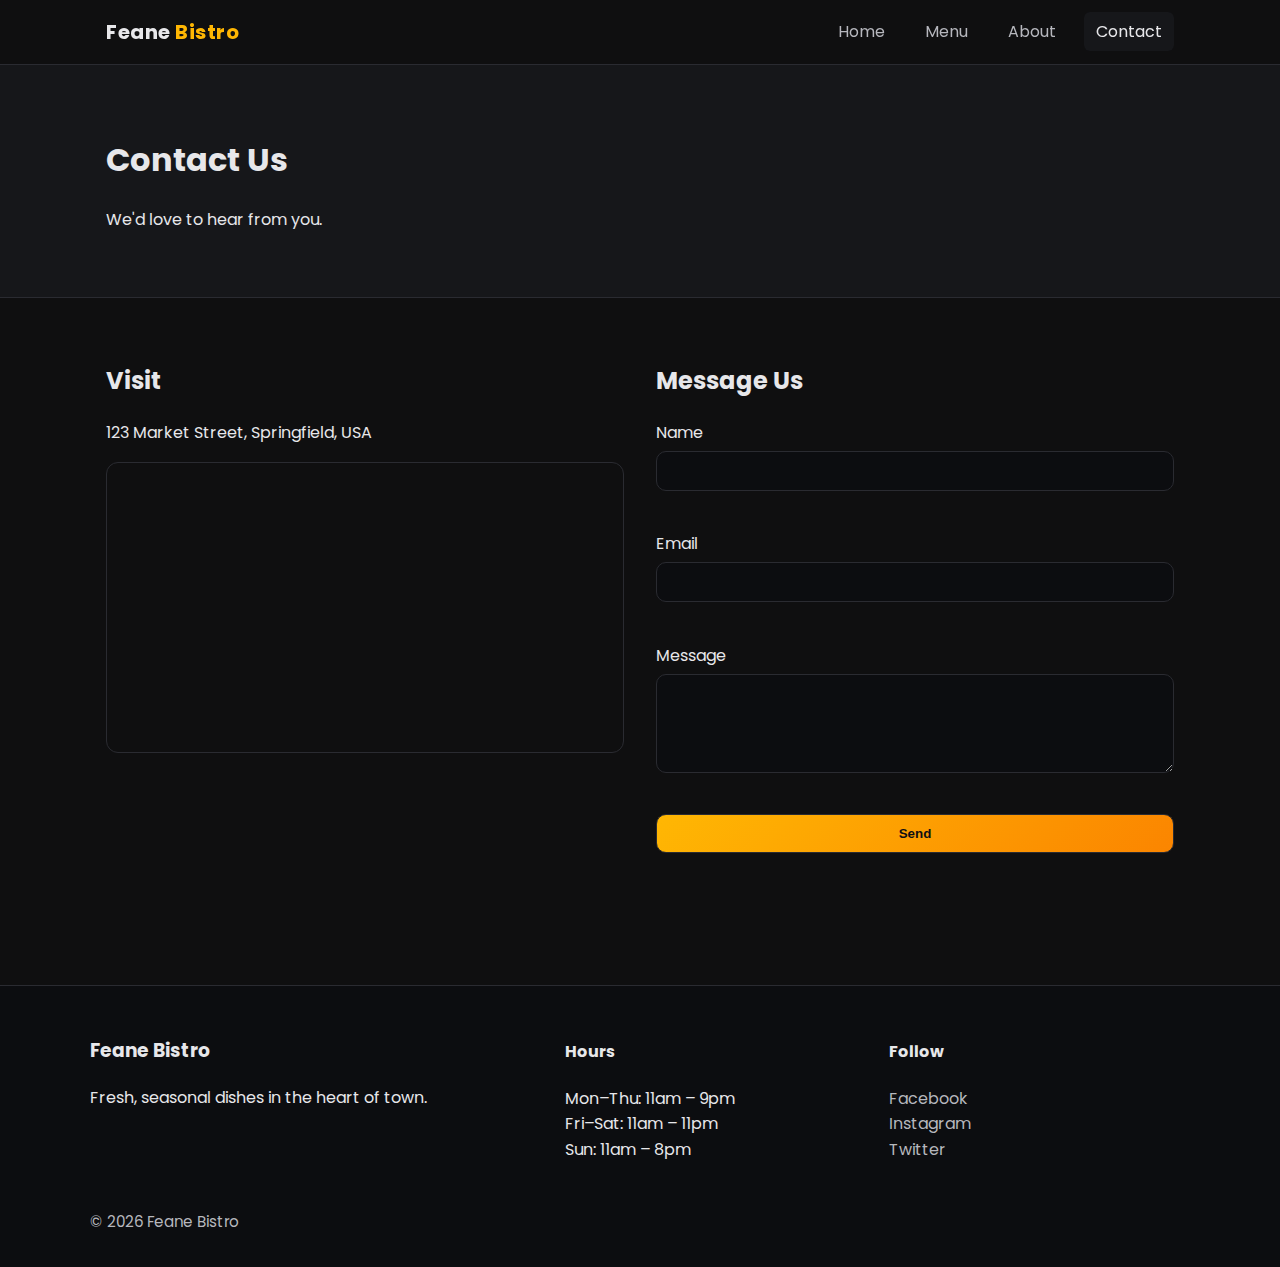
<file: contact.html>
<!DOCTYPE html>
<html lang="en">
  <head>
    <meta charset="UTF-8" />
    <meta name="viewport" content="width=device-width, initial-scale=1.0" />
    <title>Feane Bistro | Contact</title>
    <link rel="preconnect" href="https://fonts.googleapis.com" />
    <link rel="preconnect" href="https://fonts.gstatic.com" crossorigin />
    <link href="https://fonts.googleapis.com/css2?family=Poppins:wght@300;400;600;700&display=swap" rel="stylesheet" />
    <link rel="stylesheet" href="assets/css/styles.css" />
  </head>
  <body>
    <header class="site-header">
      <div class="container header-inner">
        <a class="logo" href="index.html">Feane<span> Bistro</span></a>
        <nav class="nav" id="site-nav" aria-label="Primary">
          <ul>
            <li><a href="index.html">Home</a></li>
            <li><a href="menu.html">Menu</a></li>
            <li><a href="about.html">About</a></li>
            <li><a class="active" href="contact.html">Contact</a></li>
          </ul>
        </nav>
        <button class="hamburger" id="hamburger" aria-controls="site-nav" aria-expanded="false" aria-label="Open Menu">
          <span></span><span></span><span></span>
        </button>
      </div>
    </header>

    <main>
      <section class="page-hero small">
        <div class="container">
          <h1>Contact Us</h1>
          <p>We'd love to hear from you.</p>
        </div>
      </section>

      <section class="section" aria-labelledby="visit-heading">
        <div class="container contact-grid">
          <div>
            <h2 id="visit-heading">Visit</h2>
            <p>123 Market Street, Springfield, USA</p>
            <div class="map-wrapper">
              <iframe
                title="Google Map to Feane Bistro"
                src="https://www.google.com/maps?q=New%20York&output=embed"
                loading="lazy"
                referrerpolicy="no-referrer-when-downgrade"
                allowfullscreen
              ></iframe>
            </div>
          </div>
          <div>
            <h2>Message Us</h2>
            <form class="contact-form" id="contact-form" novalidate>
              <div class="form-field">
                <label for="name">Name</label>
                <input id="name" name="name" type="text" required />
                <span class="error" data-for="name"></span>
              </div>
              <div class="form-field">
                <label for="email">Email</label>
                <input id="email" name="email" type="email" required />
                <span class="error" data-for="email"></span>
              </div>
              <div class="form-field">
                <label for="message">Message</label>
                <textarea id="message" name="message" rows="5" required></textarea>
                <span class="error" data-for="message"></span>
              </div>
              <button type="submit" class="btn btn-primary">Send</button>
              <p class="form-success" id="form-success" role="status" aria-live="polite"></p>
            </form>
          </div>
        </div>
      </section>
    </main>

    <footer class="site-footer">
      <div class="container footer-grid">
        <div>
          <h3>Feane Bistro</h3>
          <p>Fresh, seasonal dishes in the heart of town.</p>
        </div>
        <div>
          <h4>Hours</h4>
          <ul class="hours">
            <li>Mon–Thu: 11am – 9pm</li>
            <li>Fri–Sat: 11am – 11pm</li>
            <li>Sun: 11am – 8pm</li>
          </ul>
        </div>
        <div>
          <h4>Follow</h4>
          <ul class="social">
            <li><a href="#" aria-label="Facebook">Facebook</a></li>
            <li><a href="#" aria-label="Instagram">Instagram</a></li>
            <li><a href="#" aria-label="Twitter">Twitter</a></li>
          </ul>
        </div>
      </div>
      <div class="container copyright">© <span id="year"></span> Feane Bistro</div>
    </footer>

    <script src="assets/js/main.js"></script>
  </body>
  </html>
</file>
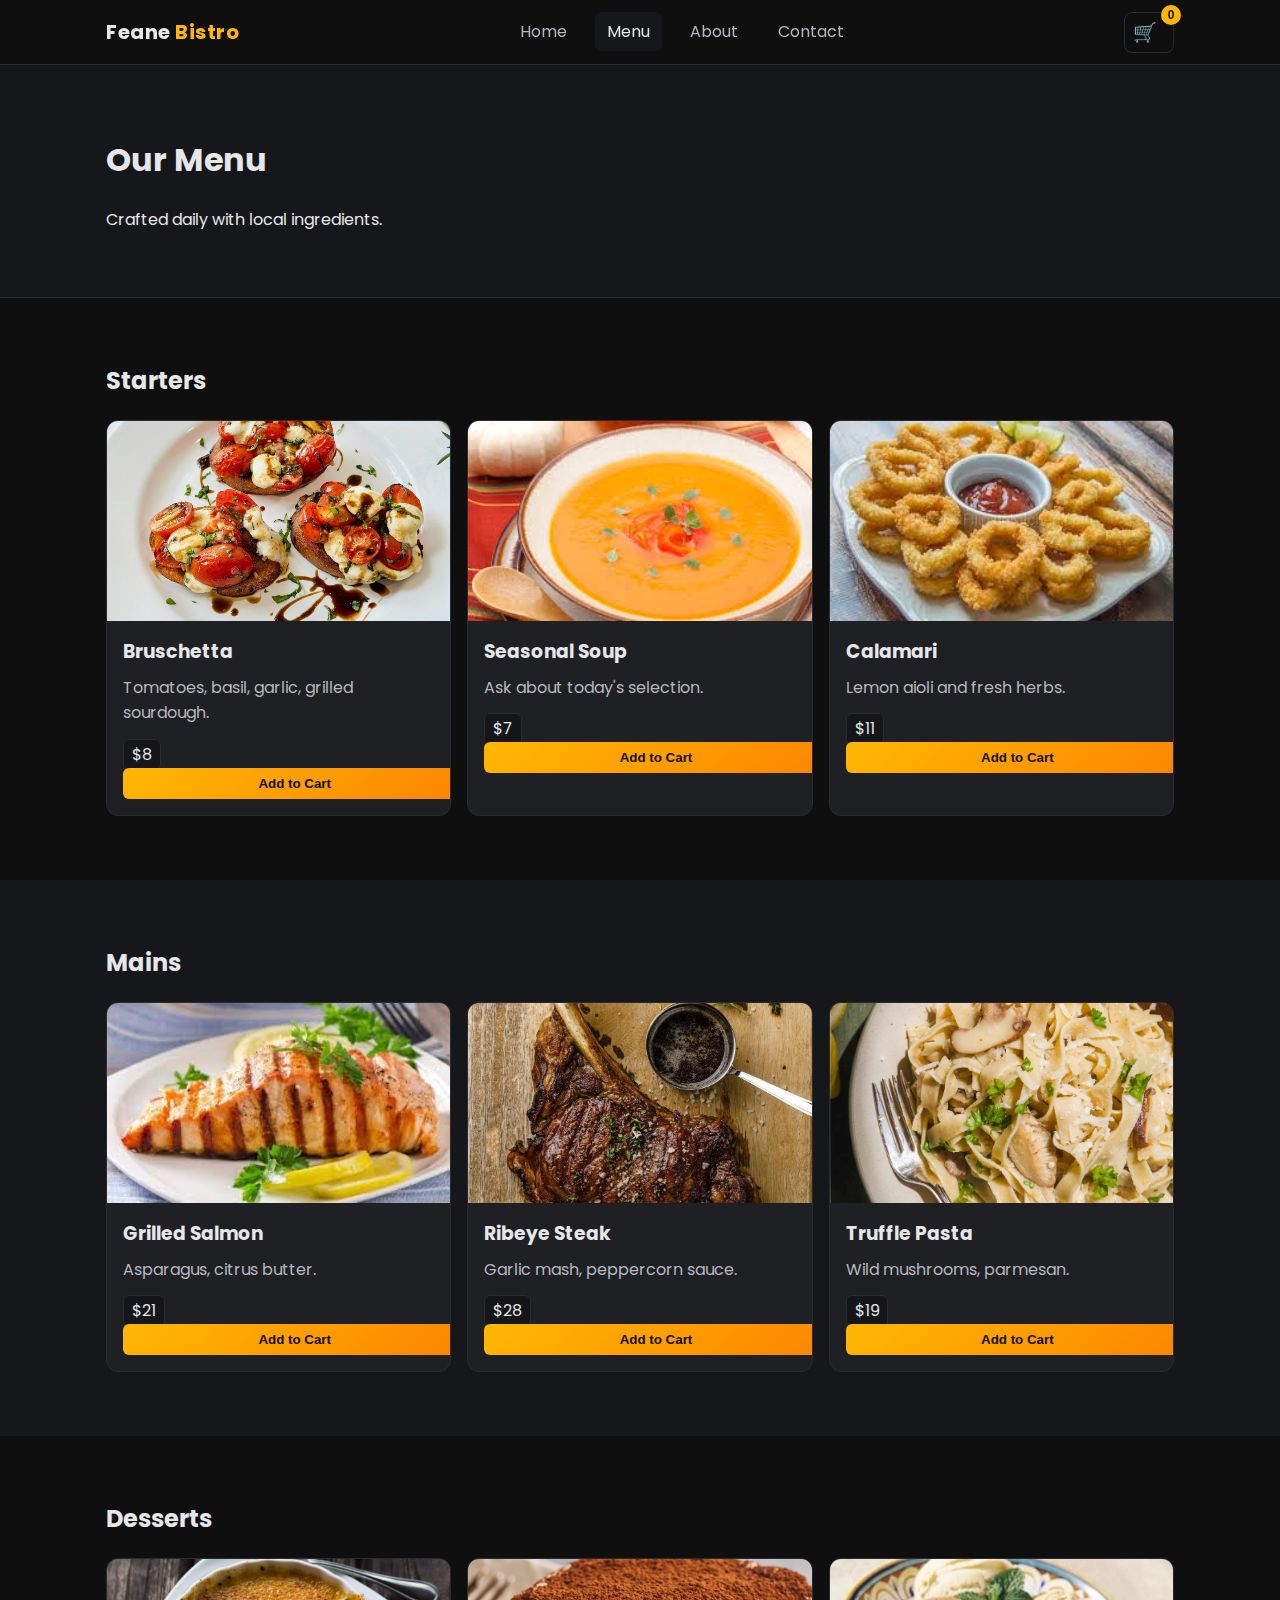
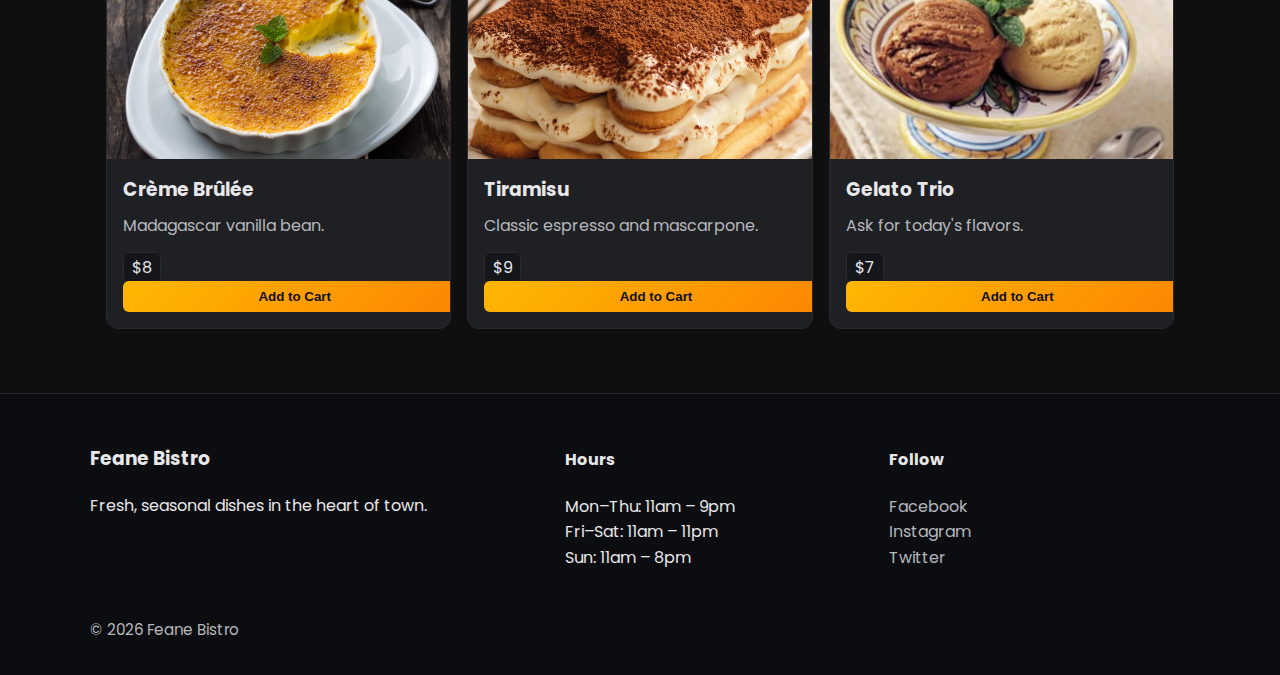
<file: menu.html>
<!DOCTYPE html>
<html lang="en">
  <head>
    <meta charset="UTF-8" />
    <meta name="viewport" content="width=device-width, initial-scale=1.0" />
    <title>Feane Bistro | Menu</title>
    <link rel="preconnect" href="https://fonts.googleapis.com" />
    <link rel="preconnect" href="https://fonts.gstatic.com" crossorigin />
    <link href="https://fonts.googleapis.com/css2?family=Poppins:wght@300;400;600;700&display=swap" rel="stylesheet" />
    <link rel="stylesheet" href="assets/css/styles.css" />
  </head>
  <body>
    <header class="site-header">
      <div class="container header-inner">
        <a class="logo" href="index.html">Feane<span> Bistro</span></a>
        <nav class="nav" id="site-nav" aria-label="Primary">
          <ul>
            <li><a href="index.html">Home</a></li>
            <li><a class="active" href="menu.html">Menu</a></li>
            <li><a href="about.html">About</a></li>
            <li><a href="contact.html">Contact</a></li>
          </ul>
        </nav>
        <button class="cart-toggle" id="cart-toggle" aria-label="Open Shopping Cart">
          <span class="cart-icon">🛒</span>
          <span class="cart-count" id="cart-count">0</span>
        </button>
        <button class="hamburger" id="hamburger" aria-controls="site-nav" aria-expanded="false" aria-label="Open Menu">
          <span></span><span></span><span></span>
        </button>
      </div>
    </header>

    <main>
      <section class="page-hero small">
        <div class="container">
          <h1>Our Menu</h1>
          <p>Crafted daily with local ingredients.</p>
        </div>
      </section>

      <section class="section" aria-labelledby="starters-heading">
        <div class="container">
          <h2 id="starters-heading">Starters</h2>
          <div class="menu-grid">
            <article class="menu-card">
              <img src="assets/images/Bruschetta.png" alt="Bruschetta with tomatoes and basil" />
              <h3>Bruschetta</h3>
              <p>Tomatoes, basil, garlic, grilled sourdough.</p>
              <span class="price">$8</span>
              <button class="add-to-cart-btn" data-name="Bruschetta" data-price="8" data-description="Tomatoes, basil, garlic, grilled sourdough.">Add to Cart</button>
            </article>
            <article class="menu-card">
              <img src="assets/images/Seasonal Soup.png" alt="Seasonal soup bowl" />
              <h3>Seasonal Soup</h3>
              <p>Ask about today's selection.</p>
              <span class="price">$7</span>
              <button class="add-to-cart-btn" data-name="Seasonal Soup" data-price="7" data-description="Ask about today's selection.">Add to Cart</button>
            </article>
            <article class="menu-card">
              <img src="assets/images/Calamari.png" alt="Calamari with lemon aioli" />
              <h3>Calamari</h3>
              <p>Lemon aioli and fresh herbs.</p>
              <span class="price">$11</span>
              <button class="add-to-cart-btn" data-name="Calamari" data-price="11" data-description="Lemon aioli and fresh herbs.">Add to Cart</button>
            </article>
          </div>
        </div>
      </section>

      <section class="section alt" aria-labelledby="mains-heading">
        <div class="container">
          <h2 id="mains-heading">Mains</h2>
          <div class="menu-grid">
            <article class="menu-card">
              <img src="assets/images/Grilled Salmon.png" alt="Grilled salmon with asparagus" />
              <h3>Grilled Salmon</h3>
              <p>Asparagus, citrus butter.</p>
              <span class="price">$21</span>
              <button class="add-to-cart-btn" data-name="Grilled Salmon" data-price="21" data-description="Asparagus, citrus butter.">Add to Cart</button>
            </article>
            <article class="menu-card">
              <img src="assets/images/Ribeye Steak.png" alt="Ribeye steak with garlic mash" />
              <h3>Ribeye Steak</h3>
              <p>Garlic mash, peppercorn sauce.</p>
              <span class="price">$28</span>
              <button class="add-to-cart-btn" data-name="Ribeye Steak" data-price="28" data-description="Garlic mash, peppercorn sauce.">Add to Cart</button>
            </article>
            <article class="menu-card">
              <img src="assets/images/Truffle Pasta.png" alt="Truffle pasta with wild mushrooms" />
              <h3>Truffle Pasta</h3>
              <p>Wild mushrooms, parmesan.</p>
              <span class="price">$19</span>
              <button class="add-to-cart-btn" data-name="Truffle Pasta" data-price="19" data-description="Wild mushrooms, parmesan.">Add to Cart</button>
            </article>
          </div>
        </div>
      </section>

      <section class="section" aria-labelledby="desserts-heading">
        <div class="container">
          <h2 id="desserts-heading">Desserts</h2>
          <div class="menu-grid">
            <article class="menu-card">
              <img src="assets/images/Crème Brûlée.png" alt="Crème brûlée dessert" />
              <h3>Crème Brûlée</h3>
              <p>Madagascar vanilla bean.</p>
              <span class="price">$8</span>
              <button class="add-to-cart-btn" data-name="Crème Brûlée" data-price="8" data-description="Madagascar vanilla bean.">Add to Cart</button>
            </article>
            <article class="menu-card">
              <img src="assets/images/Tiramisu.png" alt="Tiramisu dessert" />
              <h3>Tiramisu</h3>
              <p>Classic espresso and mascarpone.</p>
              <span class="price">$9</span>
              <button class="add-to-cart-btn" data-name="Tiramisu" data-price="9" data-description="Classic espresso and mascarpone.">Add to Cart</button>
            </article>
            <article class="menu-card">
              <img src="assets/images/Gelato Trio.png" alt="Gelato trio dessert" />
              <h3>Gelato Trio</h3>
              <p>Ask for today's flavors.</p>
              <span class="price">$7</span>
              <button class="add-to-cart-btn" data-name="Gelato Trio" data-price="7" data-description="Ask for today's flavors.">Add to Cart</button>
            </article>
          </div>
        </div>
      </section>
    </main>

    <footer class="site-footer">
      <div class="container footer-grid">
        <div>
          <h3>Feane Bistro</h3>
          <p>Fresh, seasonal dishes in the heart of town.</p>
        </div>
        <div>
          <h4>Hours</h4>
          <ul class="hours">
            <li>Mon–Thu: 11am – 9pm</li>
            <li>Fri–Sat: 11am – 11pm</li>
            <li>Sun: 11am – 8pm</li>
          </ul>
        </div>
        <div>
          <h4>Follow</h4>
          <ul class="social">
            <li><a href="#" aria-label="Facebook">Facebook</a></li>
            <li><a href="#" aria-label="Instagram">Instagram</a></li>
            <li><a href="#" aria-label="Twitter">Twitter</a></li>
          </ul>
        </div>
      </div>
      <div class="container copyright">© <span id="year"></span> Feane Bistro</div>
    </footer>

    <!-- Shopping Cart Sidebar -->
    <div class="cart-sidebar" id="cart-sidebar">
      <div class="cart-header">
        <h3>Shopping Cart</h3>
        <button class="cart-close" id="cart-close" aria-label="Close Cart">×</button>
      </div>
      <div class="cart-items" id="cart-items">
        <!-- Cart items will be dynamically inserted here -->
      </div>
      <div class="cart-footer">
        <div class="cart-total">
          <strong>Total: $<span id="cart-total">0.00</span></strong>
        </div>
        <div class="cart-actions">
          <button class="btn btn-secondary" id="clear-cart">Clear Cart</button>
          <button class="btn btn-primary" id="checkout-btn">Checkout</button>
        </div>
      </div>
    </div>
    <div class="cart-overlay" id="cart-overlay"></div>

    <script src="assets/js/main.js"></script>
  </body>
  </html>
</file>
<file: assets/css/styles.css>
/* Base */
:root {
  --bg: #0f0f10;
  --bg-2: #16171a;
  --text: #e7e7ea;
  --muted: #b6b7bd;
  --brand: #ffb703;
  --brand-2: #fb8500;
  --card: #1f2024;
  --border: #2a2b31;
  --maxw: 1100px;
}

* { box-sizing: border-box; }
html, body { height: 100%; }
body {
  margin: 0;
  font-family: 'Poppins', system-ui, -apple-system, Segoe UI, Roboto, Arial, sans-serif;
  color: var(--text);
  background: var(--bg);
  line-height: 1.6;
}

a { color: inherit; text-decoration: none; }
img { max-width: 100%; display: block; }

.container {
  width: 100%;
  max-width: var(--maxw);
  margin: 0 auto;
  padding: 0 1rem;
}

/* Header */
.site-header {
  position: sticky;
  top: 0;
  z-index: 1000;
  background: rgba(15, 15, 16, 0.8);
  backdrop-filter: blur(8px);
  border-bottom: 1px solid var(--border);
}
.header-inner { display: flex; align-items: center; justify-content: space-between; height: 64px; gap: 1rem; }
.logo { font-weight: 700; font-size: 1.25rem; letter-spacing: 0.5px; }
.logo span { color: var(--brand); }

.nav ul { display: flex; gap: 1rem; list-style: none; margin: 0; padding: 0; }
.nav a { padding: 0.5rem 0.75rem; color: var(--muted); border-radius: 6px; }
.nav a.active, .nav a:hover { color: var(--text); background: var(--bg-2); }

.hamburger { display: none; background: transparent; border: none; width: 40px; height: 40px; position: relative; }
.hamburger span { position: absolute; left: 8px; right: 8px; height: 2px; background: var(--text); transition: transform .3s ease, opacity .3s ease, top .3s ease; }
.hamburger span:nth-child(1) { top: 12px; }
.hamburger span:nth-child(2) { top: 19px; }
.hamburger span:nth-child(3) { top: 26px; }
.hamburger[aria-expanded="true"] span:nth-child(1) { top: 19px; transform: rotate(45deg); }
.hamburger[aria-expanded="true"] span:nth-child(2) { opacity: 0; }
.hamburger[aria-expanded="true"] span:nth-child(3) { top: 19px; transform: rotate(-45deg); }

/* Hero */
.hero {
  position: relative;
  min-height: 70vh;
  display: grid;
  place-items: center;
  background: url('https://images.unsplash.com/photo-1544025162-d76694265947?q=80&w=1600&auto=format&fit=crop') center/cover no-repeat;
}
.hero-overlay { position: absolute; inset: 0; background: linear-gradient(180deg, rgba(0,0,0,.55), rgba(0,0,0,.65)); }
.hero-content { position: relative; text-align: center; }
.hero h1 { font-size: clamp(2rem, 5vw, 4rem); margin: 0 0 .5rem; }
.hero p { margin: 0 0 1.25rem; color: var(--muted); }

.btn { display: inline-block; padding: 0.7rem 1rem; border-radius: 10px; border: 1px solid var(--border); }
.btn-primary { background: linear-gradient(135deg, var(--brand), var(--brand-2)); color: #101014; font-weight: 600; }

/* Sections */
.section { padding: 4rem 0; }
.section.alt { background: var(--bg-2); }
.section h2 { margin-top: 0; }

/* Cards */
.card-grid { display: grid; grid-template-columns: repeat(3, 1fr); gap: 1.25rem; }
.card { background: var(--card); border: 1px solid var(--border); border-radius: 12px; overflow: hidden; }
.card img { width: 100%; height: 250px; object-fit: cover; display: block; }
.card-body { padding: 1rem; display: grid; grid-template-columns: 1fr auto; gap: .25rem; align-items: center; }
.card-body h3 { margin: 0; font-size: 1.1rem; }
.card-body p { grid-column: 1 / -1; margin: 0; color: var(--muted); }
.price { background: #15161a; padding: .2rem .5rem; border-radius: 6px; border: 1px solid var(--border); }

/* Menu cards */
.page-hero.small { padding: 3rem 0; background: var(--bg-2); border-bottom: 1px solid var(--border); }
.menu-grid { display: grid; grid-template-columns: repeat(3, 1fr); gap: 1rem; }
.menu-card { background: var(--card); border: 1px solid var(--border); border-radius: 12px; overflow: hidden; }
.menu-card img { width: 100%; height: 200px; object-fit: cover; display: block; }
.menu-card h3 { margin: 1rem 1rem 0.5rem 1rem; }
.menu-card p { margin: 0 1rem 1rem 1rem; color: var(--muted); }
.menu-card .price { margin: 0 1rem 1rem 1rem; }
.menu-card .add-to-cart-btn { margin: 0 1rem 1rem 1rem; }

/* About */
.about-grid { display: grid; grid-template-columns: 1.2fr .8fr; gap: 2rem; align-items: start; }
.about-image figcaption { color: var(--muted); font-size: .9rem; margin-top: .5rem; }

/* Gallery slider */
.slider { position: relative; overflow: hidden; border-radius: 12px; border: 1px solid var(--border); background: #0c0d10; }
.slides { display: grid; grid-auto-flow: column; grid-auto-columns: 100%; transition: transform .4s ease; }
.slides img { width: 100%; height: 380px; object-fit: cover; }
.slider-btn { position: absolute; top: 50%; transform: translateY(-50%); background: rgba(0,0,0,.45); border: 1px solid var(--border); color: var(--text); width: 40px; height: 40px; border-radius: 50%; display: grid; place-items: center; cursor: pointer; }
.slider-btn:hover { background: rgba(0,0,0,.65); }
.slider-btn.prev { left: .5rem; }
.slider-btn.next { right: .5rem; }

/* Contact */
.contact-grid { display: grid; grid-template-columns: 1fr 1fr; gap: 2rem; }
.map-wrapper { aspect-ratio: 16/9; border-radius: 12px; overflow: hidden; border: 1px solid var(--border); }
.map-wrapper iframe { width: 100%; height: 100%; border: 0; }
.contact-form { display: grid; gap: 1rem; }
.form-field { display: grid; gap: .35rem; }
.form-field input, .form-field textarea { background: #0c0d10; border: 1px solid var(--border); color: var(--text); border-radius: 10px; padding: .7rem .9rem; }
.error { color: #ff6b6b; font-size: .9rem; min-height: 1.2rem; }
.form-success { color: #3ddc97; min-height: 1.2rem; }

/* Footer */
.site-footer { border-top: 1px solid var(--border); background: #0c0d10; }
.footer-grid { display: grid; grid-template-columns: 1.2fr .8fr .8fr; gap: 1.5rem; padding: 2rem 0; }
.hours, .social { list-style: none; margin: 0; padding: 0; }
.social a { color: var(--muted); }
.social a:hover { color: var(--text); }
.copyright { padding: 1rem 0 2rem; color: var(--muted); font-size: .95rem; }

/* Shopping Cart */
.cart-toggle {
  position: relative;
  background: transparent;
  border: 1px solid var(--border);
  color: var(--text);
  padding: 0.5rem;
  border-radius: 8px;
  cursor: pointer;
  transition: all 0.3s ease;
}

.cart-toggle:hover {
  background: var(--bg-2);
  border-color: var(--brand);
}

.cart-icon {
  font-size: 1.2rem;
  margin-right: 0.5rem;
}

.cart-count {
  position: absolute;
  top: -8px;
  right: -8px;
  background: var(--brand);
  color: #101014;
  border-radius: 50%;
  width: 20px;
  height: 20px;
  display: flex;
  align-items: center;
  justify-content: center;
  font-size: 0.75rem;
  font-weight: 600;
}

.cart-sidebar {
  position: fixed;
  top: 0;
  right: -400px;
  width: 400px;
  height: 100vh;
  background: var(--card);
  border-left: 1px solid var(--border);
  z-index: 2000;
  transition: right 0.3s ease;
  display: flex;
  flex-direction: column;
}

.cart-sidebar.open {
  right: 0;
}

.cart-overlay {
  position: fixed;
  top: 0;
  left: 0;
  width: 100%;
  height: 100%;
  background: rgba(0, 0, 0, 0.5);
  z-index: 1500;
  opacity: 0;
  visibility: hidden;
  transition: all 0.3s ease;
}

.cart-overlay.active {
  opacity: 1;
  visibility: visible;
}

.cart-header {
  padding: 1.5rem;
  border-bottom: 1px solid var(--border);
  display: flex;
  justify-content: space-between;
  align-items: center;
}

.cart-header h3 {
  margin: 0;
  color: var(--text);
}

.cart-close {
  background: transparent;
  border: none;
  color: var(--muted);
  font-size: 1.5rem;
  cursor: pointer;
  padding: 0.25rem;
  border-radius: 4px;
  transition: color 0.3s ease;
}

.cart-close:hover {
  color: var(--text);
}

.cart-items {
  flex: 1;
  padding: 1rem;
  overflow-y: auto;
}

.cart-item {
  display: flex;
  justify-content: space-between;
  align-items: center;
  padding: 1rem;
  margin-bottom: 1rem;
  background: var(--bg-2);
  border: 1px solid var(--border);
  border-radius: 8px;
}

.cart-item-info {
  flex: 1;
}

.cart-item-name {
  font-weight: 600;
  margin: 0 0 0.25rem 0;
  color: var(--text);
}

.cart-item-description {
  font-size: 0.9rem;
  color: var(--muted);
  margin: 0 0 0.5rem 0;
}

.cart-item-price {
  font-weight: 600;
  color: var(--brand);
}

.cart-item-controls {
  display: flex;
  align-items: center;
  gap: 0.5rem;
}

.quantity-btn {
  background: var(--bg);
  border: 1px solid var(--border);
  color: var(--text);
  width: 30px;
  height: 30px;
  border-radius: 4px;
  cursor: pointer;
  display: flex;
  align-items: center;
  justify-content: center;
  transition: all 0.3s ease;
}

.quantity-btn:hover {
  background: var(--bg-2);
  border-color: var(--brand);
}

.quantity-display {
  min-width: 30px;
  text-align: center;
  font-weight: 600;
}

.remove-item {
  background: transparent;
  border: 1px solid #ff6b6b;
  color: #ff6b6b;
  padding: 0.25rem 0.5rem;
  border-radius: 4px;
  cursor: pointer;
  font-size: 0.8rem;
  transition: all 0.3s ease;
}

.remove-item:hover {
  background: #ff6b6b;
  color: white;
}

.cart-footer {
  padding: 1.5rem;
  border-top: 1px solid var(--border);
}

.cart-total {
  margin-bottom: 1rem;
  padding: 1rem;
  background: var(--bg-2);
  border-radius: 8px;
  text-align: center;
  font-size: 1.1rem;
}

.cart-actions {
  display: grid;
  grid-template-columns: 1fr 1fr;
  gap: 0.75rem;
}

.btn-secondary {
  background: transparent;
  border: 1px solid var(--border);
  color: var(--muted);
}

.btn-secondary:hover {
  background: var(--bg-2);
  color: var(--text);
}

.add-to-cart-btn {
  background: linear-gradient(135deg, var(--brand), var(--brand-2));
  color: #101014;
  border: none;
  padding: 0.5rem 1rem;
  border-radius: 6px;
  font-weight: 600;
  cursor: pointer;
  transition: all 0.3s ease;
  margin-top: 0.5rem;
  width: 100%;
}

.add-to-cart-btn:hover {
  transform: translateY(-1px);
  box-shadow: 0 4px 12px rgba(255, 183, 3, 0.3);
}

.empty-cart {
  text-align: center;
  color: var(--muted);
  padding: 2rem;
}

.empty-cart-icon {
  font-size: 3rem;
  margin-bottom: 1rem;
  opacity: 0.5;
}

/* Responsive */
@media (max-width: 900px) {
  .card-grid, .menu-grid { grid-template-columns: repeat(2, 1fr); }
  .about-grid { grid-template-columns: 1fr; }
  .contact-grid { grid-template-columns: 1fr; }
}

@media (max-width: 720px) {
  .header-inner { flex-wrap: wrap; height: auto; min-height: 64px; }
  .nav { position: fixed; inset: 64px 0 auto 0; background: rgba(12,13,16,.98); backdrop-filter: blur(8px); border-bottom: 1px solid var(--border); transform: translateY(-120%); transition: transform .3s ease; z-index: 1001; }
  .nav.open { transform: translateY(0); }
  .nav ul { flex-direction: column; padding: .75rem; gap: 0.5rem; }
  .nav a { display: block; padding: 0.75rem; border-radius: 8px; }
  .hamburger { display: inline-block; }
  .card-grid, .menu-grid { grid-template-columns: 1fr; }
  .slides img { height: 240px; }
  
  /* Mobile cart styles */
  .cart-sidebar { width: 100%; right: -100%; }
  .cart-item { flex-direction: column; align-items: flex-start; gap: 1rem; }
  .cart-item-controls { width: 100%; justify-content: space-between; }
  .cart-actions { grid-template-columns: 1fr; }
}
</file>
